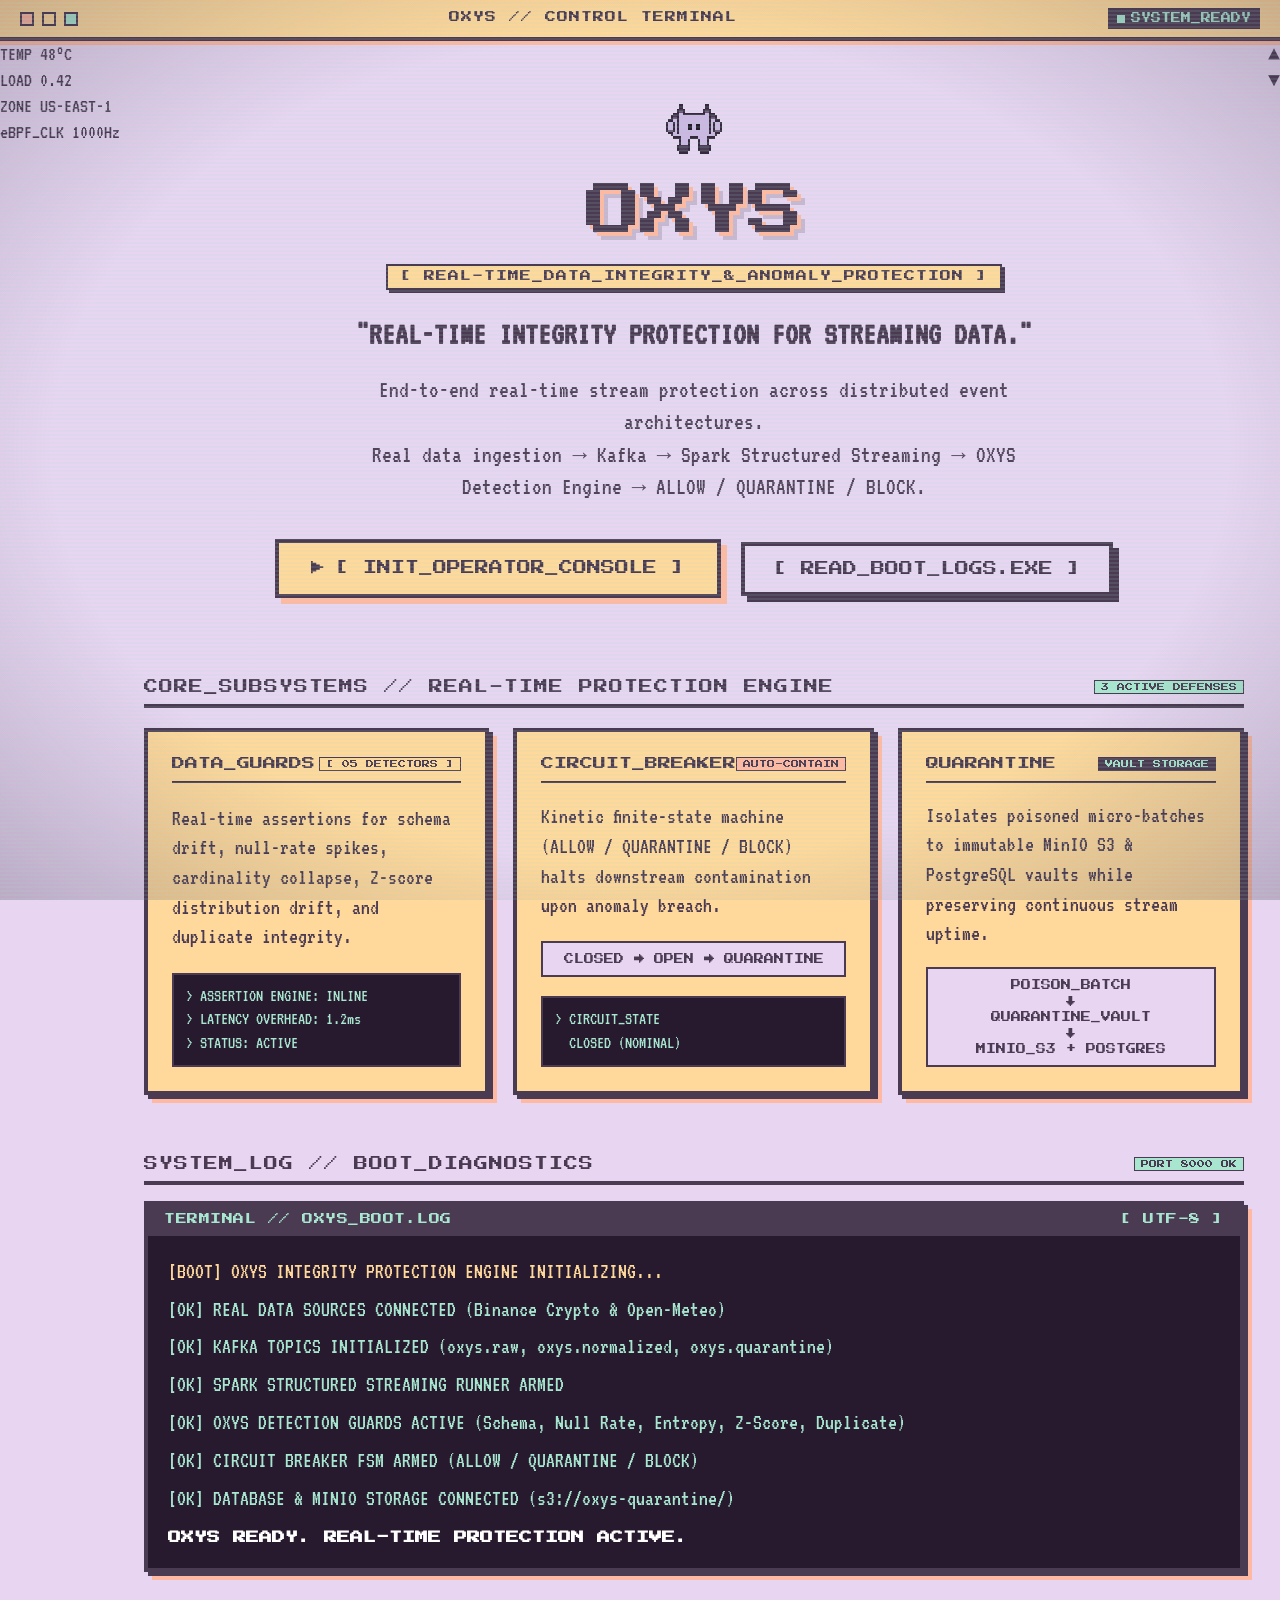
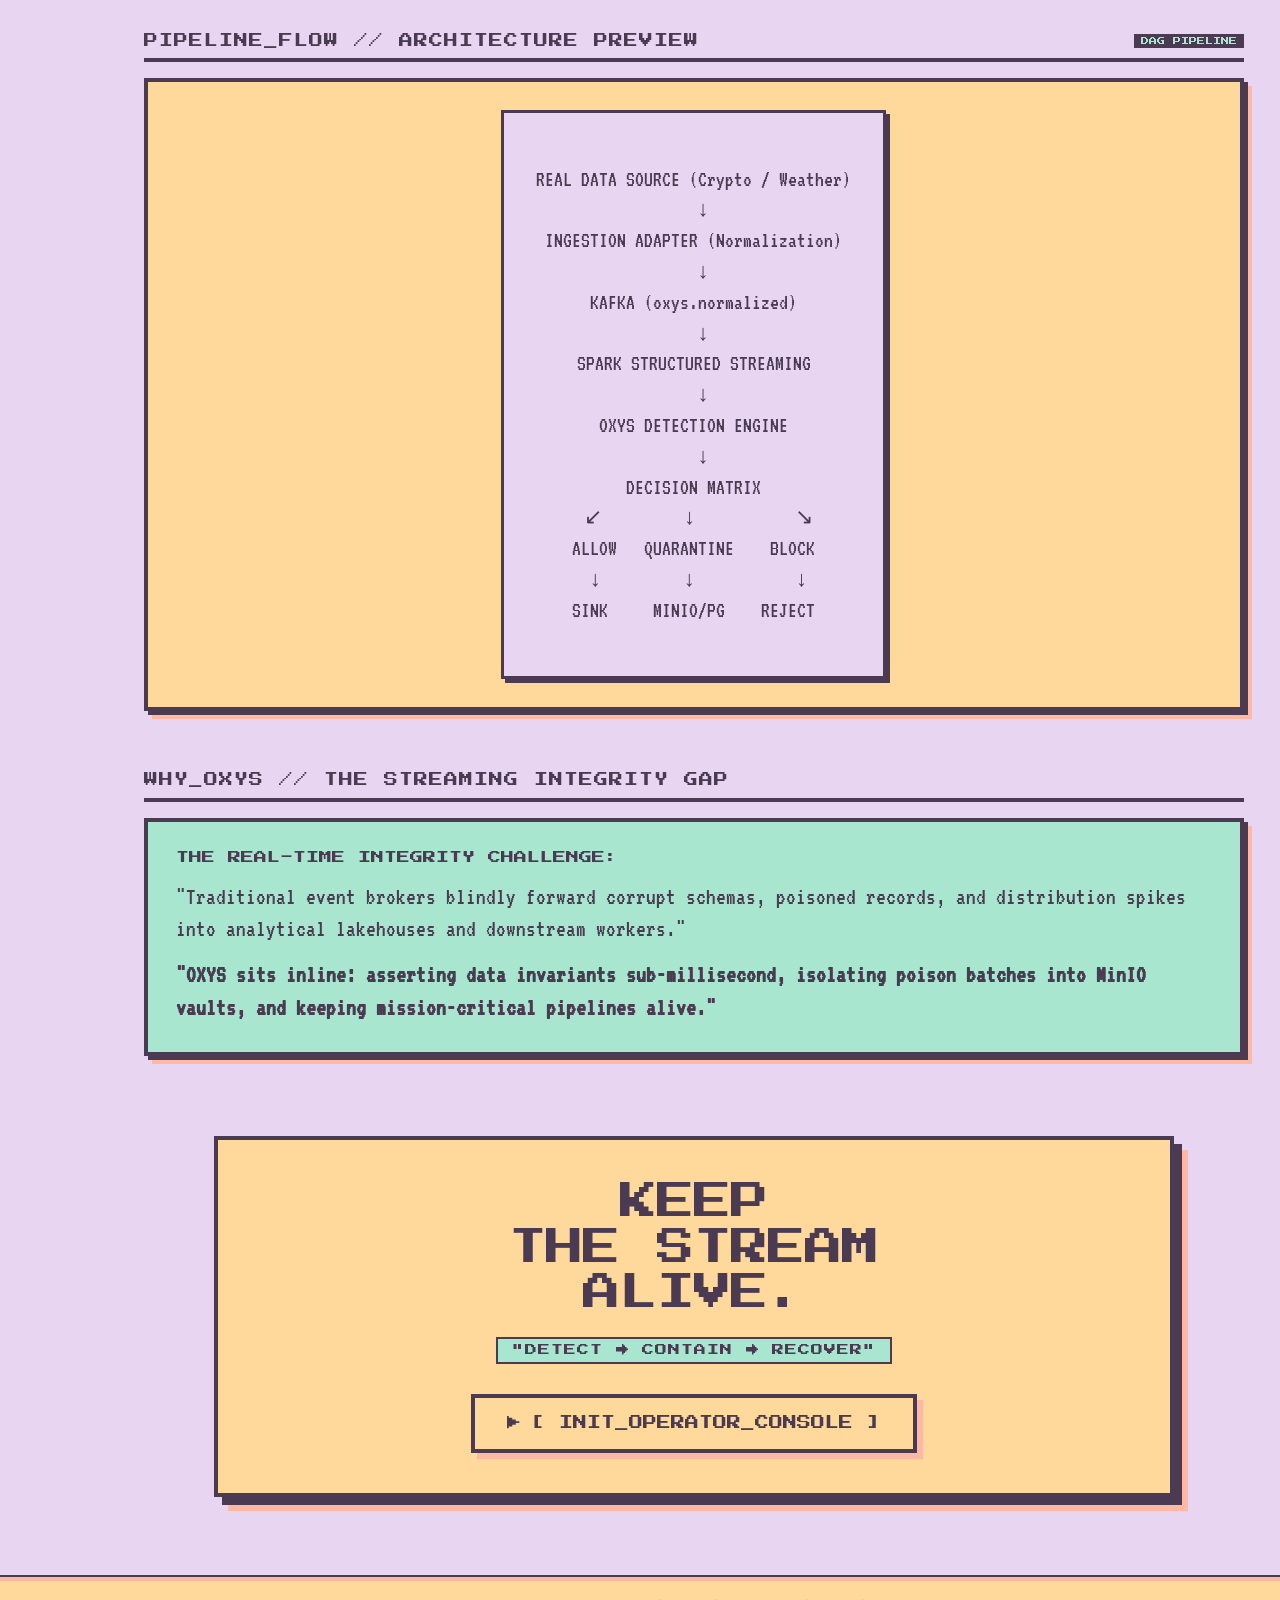
<file: index.html>
<!DOCTYPE html>
<html lang="en">
<head>
  <meta charset="UTF-8">
  <meta name="viewport" content="width=device-width, initial-scale=1.0">
  <title>OXYS // Real-Time Integrity Protection for Streaming Data</title>
  <meta name="description" content="OXYS is a real-time streaming data integrity and anomaly protection system (External Ingestion, Kafka, Spark Structured Streaming, Detection Engine, PostgreSQL, MinIO, FastAPI).">

  <!-- Fonts & Base Stylesheets -->
  <link rel="stylesheet" href="styles/terminal-base.css">
  <link rel="stylesheet" href="styles/layout.css">
  <link rel="stylesheet" href="styles/components.css">
  <link rel="stylesheet" href="styles/landing.css">
</head>
<body class="crt-flicker">

  <!-- CRT Scanlines & Vignette Overlays (pointer-events: none) -->
  <div class="crt-scanlines" aria-hidden="true"></div>
  <div class="crt-vignette" aria-hidden="true"></div>

  <div class="landing-shell">
    
    <!-- TOP RETRO WINDOW BAR (CHROME) -->
    <header class="landing-window-bar">
      <div class="window-bar-dots">
        <span class="dot-btn dot-red"></span>
        <span class="dot-btn dot-yellow"></span>
        <span class="dot-btn dot-green"></span>
      </div>

      <div class="window-bar-title">
        OXYS // CONTROL TERMINAL
      </div>

      <div class="window-bar-status">
        <span class="pulse-dot"></span>
        <span>SYSTEM_READY</span>
      </div>
    </header>

    <!-- MAIN VIEWPORT WITH VINTAGE STATUS SIDEBARS -->
    <div class="landing-viewport">

      <!-- Left Decorative Status Sidebar -->
      <aside class="left-status-sidebar" aria-hidden="true">
        <div class="sidebar-telemetry-item">
          TEMP <span class="sidebar-telemetry-val">48°C</span>
        </div>
        <div class="sidebar-telemetry-item">
          LOAD <span class="sidebar-telemetry-val">0.42</span>
        </div>
        <div class="sidebar-telemetry-item">
          ZONE <span class="sidebar-telemetry-val">US-EAST-1</span>
        </div>
        <div class="sidebar-telemetry-item">
          eBPF_CLK <span class="sidebar-telemetry-val">1000Hz</span>
        </div>
      </aside>

      <!-- Main Landing Content -->
      <main class="landing-main-content">

        <!-- ==========================================
             1. HERO SECTION
             ========================================== -->
        <section class="landing-hero-section">
          
          <div class="hero-pixel-accents" aria-hidden="true">
            <img src="assets/oxys-mascot.svg" alt="OXYS Mascot" style="width: 64px; height: 56px; image-rendering: pixelated; margin-bottom: 8px;" />
          </div>

          <h1 class="hero-large-title">
            OXYS
          </h1>

          <div class="hero-engine-badge">
            [ REAL-TIME_DATA_INTEGRITY_&_ANOMALY_PROTECTION ]
          </div>

          <div class="hero-tagline">
            "REAL-TIME INTEGRITY PROTECTION FOR STREAMING DATA."
          </div>

          <div class="hero-subtext">
            End-to-end real-time stream protection across distributed event architectures.<br>
            Real data ingestion → Kafka → Spark Structured Streaming → OXYS Detection Engine → ALLOW / QUARANTINE / BLOCK.
          </div>

          <div class="hero-cta-group">
            <a href="/app" class="btn-hero-primary" id="btn-init-session">
              <span>▶</span>
              <span>[ INIT_OPERATOR_CONSOLE ]</span>
            </a>

            <button class="btn-hero-secondary" id="btn-read-logs" onclick="document.getElementById('system-log').scrollIntoView({ behavior: 'smooth' })">
              <span>[ READ_BOOT_LOGS.EXE ]</span>
            </button>
          </div>

        </section>

        <!-- ==========================================
             2. THREE FEATURE BLOCKS
             ========================================== -->
        <section class="landing-features-section">
          <div class="section-label-banner">
            <span class="section-title">CORE_SUBSYSTEMS // REAL-TIME PROTECTION ENGINE</span>
            <span class="status-badge badge-mint">3 ACTIVE DEFENSES</span>
          </div>

          <div class="features-grid-3col">
            
            <!-- CARD 01: DATA_GUARDS -->
            <div class="feature-brutalist-card">
              <div class="card-top-row">
                <span class="card-title">DATA_GUARDS</span>
                <span class="status-badge badge-peach">[ 05 DETECTORS ]</span>
              </div>
              <p class="card-body-text">
                Real-time assertions for schema drift, null-rate spikes, cardinality collapse, Z-score distribution drift, and duplicate integrity.
              </p>
              <div class="card-mini-terminal">
                > ASSERTION ENGINE: INLINE<br>
                > LATENCY OVERHEAD: 1.2ms<br>
                > STATUS: ACTIVE
              </div>
            </div>

            <!-- CARD 02: CIRCUIT_BREAKER -->
            <div class="feature-brutalist-card">
              <div class="card-top-row">
                <span class="card-title">CIRCUIT_BREAKER</span>
                <span class="status-badge badge-coral">AUTO-CONTAIN</span>
              </div>
              <p class="card-body-text">
                Kinetic finite-state machine (ALLOW / QUARANTINE / BLOCK) halts downstream contamination upon anomaly breach.
              </p>
              <div class="card-flow-diagram">
                CLOSED → OPEN → QUARANTINE
              </div>
              <div class="card-mini-terminal">
                > CIRCUIT_STATE<br>
                &nbsp;&nbsp;CLOSED (NOMINAL)
              </div>
            </div>

            <!-- CARD 03: QUARANTINE -->
            <div class="feature-brutalist-card">
              <div class="card-top-row">
                <span class="card-title">QUARANTINE</span>
                <span class="status-badge badge-purple">VAULT STORAGE</span>
              </div>
              <p class="card-body-text">
                Isolates poisoned micro-batches to immutable MinIO S3 & PostgreSQL vaults while preserving continuous stream uptime.
              </p>
              <div class="card-flow-diagram">
                POISON_BATCH<br>
                ↓<br>
                QUARANTINE_VAULT<br>
                ↓<br>
                MINIO_S3 + POSTGRES
              </div>
            </div>

          </div>
        </section>

        <!-- ==========================================
             3. SYSTEM LOG SECTION
             ========================================== -->
        <section class="system-log-section" id="system-log">
          <div class="section-label-banner">
            <span class="section-title">SYSTEM_LOG // BOOT_DIAGNOSTICS</span>
            <span class="status-badge badge-mint">PORT 8000 OK</span>
          </div>

          <div class="log-terminal-window">
            <div class="log-terminal-header">
              <span>TERMINAL // OXYS_BOOT.LOG</span>
              <span>[ UTF-8 ]</span>
            </div>
            <div class="log-terminal-content">
              <div class="log-line-boot">[BOOT] OXYS INTEGRITY PROTECTION ENGINE INITIALIZING...</div>
              <div class="log-line-ok">[OK] REAL DATA SOURCES CONNECTED (Binance Crypto & Open-Meteo)</div>
              <div class="log-line-ok">[OK] KAFKA TOPICS INITIALIZED (oxys.raw, oxys.normalized, oxys.quarantine)</div>
              <div class="log-line-ok">[OK] SPARK STRUCTURED STREAMING RUNNER ARMED</div>
              <div class="log-line-ok">[OK] OXYS DETECTION GUARDS ACTIVE (Schema, Null Rate, Entropy, Z-Score, Duplicate)</div>
              <div class="log-line-ok">[OK] CIRCUIT BREAKER FSM ARMED (ALLOW / QUARANTINE / BLOCK)</div>
              <div class="log-line-ok">[OK] DATABASE & MINIO STORAGE CONNECTED (s3://oxys-quarantine/)</div>
              <div class="log-line-ready">OXYS READY. REAL-TIME PROTECTION ACTIVE.</div>
            </div>
          </div>
        </section>

        <!-- ==========================================
             4. PIPELINE PREVIEW
             ========================================== -->
        <section class="pipeline-preview-section">
          <div class="section-label-banner">
            <span class="section-title">PIPELINE_FLOW // ARCHITECTURE PREVIEW</span>
            <span class="status-badge badge-purple">DAG PIPELINE</span>
          </div>

          <div class="pipeline-diagram-box">
            <div class="ascii-pipeline-flow">
REAL DATA SOURCE (Crypto / Weather)
  ↓
INGESTION ADAPTER (Normalization)
  ↓
KAFKA (oxys.normalized)
  ↓
SPARK STRUCTURED STREAMING
  ↓
OXYS DETECTION ENGINE
  ↓
DECISION MATRIX
 ↙         ↓           ↘
ALLOW   QUARANTINE    BLOCK
 ↓         ↓           ↓
SINK     MINIO/PG    REJECT
            </div>
          </div>
        </section>

        <!-- ==========================================
             5. WHY OXYS
             ========================================== -->
        <section class="why-exists-section">
          <div class="section-label-banner">
            <span class="section-title">WHY_OXYS // THE STREAMING INTEGRITY GAP</span>
          </div>

          <div class="why-exists-card">
            <div class="why-exists-title">THE REAL-TIME INTEGRITY CHALLENGE:</div>
            <p class="why-exists-text">
              "Traditional event brokers blindly forward corrupt schemas, poisoned records, and distribution spikes into analytical lakehouses and downstream workers."
            </p>
            <p class="why-exists-text" style="font-weight: bold;">
              "OXYS sits inline: asserting data invariants sub-millisecond, isolating poison batches into MinIO vaults, and keeping mission-critical pipelines alive."
            </p>
          </div>
        </section>

        <!-- ==========================================
             6. FINAL CALL TO ACTION
             ========================================== -->
        <section class="landing-final-cta-section">
          <h2 class="final-cta-title">
            KEEP<br>THE STREAM<br>ALIVE.
          </h2>

          <div class="final-cta-promise">
            "DETECT → CONTAIN → RECOVER"
          </div>

          <a href="/app" class="btn-hero-primary" style="margin-top: 10px;">
            <span>▶</span>
            <span>[ INIT_OPERATOR_CONSOLE ]</span>
          </a>
        </section>

      </main>

      <!-- Right Decorative Status Sidebar -->
      <aside class="right-status-sidebar" aria-hidden="true">
        <div class="arrow-pixel-up">▲</div>
        <div class="vertical-pulse-track">
          <div class="vertical-pulse-beacon"></div>
        </div>
        <div class="arrow-pixel-down">▼</div>
      </aside>

    </div>

    <!-- LANDING FOOTER -->
    <footer class="landing-footer">
      <div>
        <strong>OXYS v2.0</strong> — REAL-TIME DATA INTEGRITY & ANOMALY PROTECTION
      </div>
      <div>
        <span>KAFKA</span> / <span>SPARK</span> / <span>POSTGRESQL</span> / <span>MINIO</span> / <span>FASTAPI</span>
      </div>
      <div>
        SYSTEM_STATUS: <strong>ONLINE</strong>
      </div>
    </footer>

  </div>

</body>
</html>
</file>
<file: styles/terminal-base.css>
/* ==========================================================================
   OXYS - 80s PASTEL TERMINAL BASE STYLESHEET
   ========================================================================== */

@import url('https://fonts.googleapis.com/css2?family=Press+Start+2P&family=VT323&display=swap');

:root {
  /* 80s Pastel Terminal Color Palette */
  --bg-lavender: #e8d5f2;
  --panel-peach: #ffd89b;
  --healthy-mint: #a8e6cf;
  --alert-coral: #ffb8a1;
  --deep-purple: #4a3b52;
  
  /* High-contrast terminal screens / insets */
  --term-dark: #271a2e;
  --term-dark-subtle: #362440;
  --term-dark-glow: #3f2a4a;
  --text-dim: #7f698a;
  --text-bright: #ffffff;
  --text-mint: #a8e6cf;
  --text-peach: #ffd89b;
  --text-coral: #ffb8a1;

  /* Typography */
  --font-heading: 'Press Start 2P', monospace, cursive;
  --font-data: 'VT323', monospace;

  /* Brutalist Shadows */
  --shadow-primary: 4px 4px 0 var(--deep-purple);
  --shadow-double: 4px 4px 0 var(--deep-purple), 8px 8px 0 var(--alert-coral);
  --shadow-double-active: 2px 2px 0 var(--deep-purple), 4px 4px 0 var(--alert-coral);
  --shadow-button: 0 6px 0 var(--alert-coral);
  --shadow-button-active: 0 2px 0 var(--alert-coral);

  /* Geometry - STRICT 0px BORDER RADIUS */
  --radius-none: 0px;
  --border-2: 2px solid var(--deep-purple);
  --border-4: 4px solid var(--deep-purple);
  --border-coral-4: 4px solid var(--alert-coral);
  --border-mint-2: 2px solid var(--healthy-mint);
  --border-coral-2: 2px solid var(--alert-coral);
}

/* Reset & Box Sizing */
*, *::before, *::after {
  box-sizing: border-box;
  margin: 0;
  padding: 0;
  border-radius: 0px !important; /* Strict requirement: 0px radius everywhere */
  -webkit-font-smoothing: none;
  -moz-osx-font-smoothing: grayscale;
  image-rendering: pixelated;
}

html, body {
  width: 100%;
  min-height: 100vh;
  background-color: var(--bg-lavender);
  color: var(--deep-purple);
  font-family: var(--font-data);
  font-size: 20px;
  line-height: 1.3;
  overflow-x: hidden;
  position: relative;
}

/* Custom retro scrollbar */
::-webkit-scrollbar {
  width: 12px;
  height: 12px;
}
::-webkit-scrollbar-track {
  background: var(--bg-lavender);
  border-left: 2px solid var(--deep-purple);
  border-top: 2px solid var(--deep-purple);
}
::-webkit-scrollbar-thumb {
  background: var(--panel-peach);
  border: 2px solid var(--deep-purple);
  box-shadow: inset -2px -2px 0 var(--alert-coral);
}
::-webkit-scrollbar-thumb:hover {
  background: var(--alert-coral);
}

/* CRT Scanlines Overlay */
.crt-scanlines {
  position: fixed;
  top: 0;
  left: 0;
  width: 100vw;
  height: 100vh;
  pointer-events: none !important;
  z-index: 9999;
  background: repeating-linear-gradient(
    to bottom,
    rgba(232, 213, 242, 0) 0px,
    rgba(232, 213, 242, 0) 2px,
    rgba(168, 230, 207, 0.14) 2px,
    rgba(168, 230, 207, 0.14) 4px
  );
  opacity: 0.85;
}

/* Subtle CRT Flicker */
@keyframes crtFlicker {
  0% { opacity: 0.97; }
  50% { opacity: 0.99; }
  52% { opacity: 0.95; }
  54% { opacity: 0.98; }
  80% { opacity: 0.97; }
  90% { opacity: 1; }
  100% { opacity: 0.97; }
}

.crt-flicker {
  animation: crtFlicker 0.15s infinite;
}

@media (prefers-reduced-motion: reduce) {
  .crt-flicker {
    animation: none !important;
  }
}

/* Terminal Screen Vignette */
.crt-vignette {
  position: fixed;
  top: 0;
  left: 0;
  width: 100vw;
  height: 100vh;
  pointer-events: none;
  z-index: 9998;
  background: radial-gradient(
    ellipse at center,
    rgba(0,0,0,0) 65%,
    rgba(74, 59, 82, 0.28) 100%
  );
}

/* Typography Helpers */
h1, h2, h3, h4, .pixel-heading {
  font-family: var(--font-heading);
  font-weight: normal;
  letter-spacing: -0.5px;
  text-transform: uppercase;
}

.font-pixel {
  font-family: var(--font-heading);
}

.font-data {
  font-family: var(--font-data);
}

.text-mint { color: var(--healthy-mint) !important; }
.text-peach { color: var(--panel-peach) !important; }
.text-coral { color: var(--alert-coral) !important; }
.text-purple { color: var(--deep-purple) !important; }
.text-dim { color: var(--text-dim) !important; }
.text-bright { color: var(--text-bright) !important; }

/* Selection */
::selection {
  background: var(--deep-purple);
  color: var(--healthy-mint);
}
</file>
<file: styles/layout.css>
/* ==========================================================================
   OXYS - 80s PASTEL TERMINAL LAYOUT
   ========================================================================== */

/* Shell Container */
.system-shell {
  display: flex;
  flex-direction: column;
  height: 100vh;
  width: 100vw;
  overflow: hidden;
  background-color: var(--crt-bg);
}

/* TOP SYSTEM BAR */
.top-system-bar {
  display: flex;
  align-items: center;
  justify-content: space-between;
  background-color: var(--panel-peach);
  border-bottom: 3px solid var(--deep-purple);
  box-shadow: 0 3px 0 var(--deep-purple);
  padding: 0 16px;
  height: 56px;
  min-height: 56px;
  max-height: 56px;
  z-index: 100;
  gap: 12px;
}

/* Branding Logo Group */
.system-logo-group {
  display: flex;
  align-items: center;
  gap: 10px;
  flex-shrink: 0;
}

/* Nested OXYS Logo Box */
.logo-box-outer {
  width: 42px;
  height: 42px;
  background: var(--deep-purple);
  border: 2px solid var(--deep-purple);
  padding: 2px;
  display: flex;
  align-items: center;
  justify-content: center;
  flex-shrink: 0;
}

.logo-box-inner {
  width: 100%;
  height: 100%;
  background: var(--bg-lavender);
  border: 2px solid var(--alert-coral);
  display: flex;
  align-items: center;
  justify-content: center;
  padding: 2px;
  overflow: hidden;
}

.logo-mascot-img {
  width: 100%;
  height: 100%;
  object-fit: contain;
  image-rendering: pixelated;
  display: block;
}

.brand-info {
  display: flex;
  flex-direction: column;
  justify-content: center;
}

.brand-title {
  font-family: var(--font-heading);
  font-size: 15px;
  line-height: 1.1;
  color: var(--deep-purple);
  letter-spacing: 1px;
  margin: 0;
  padding: 0;
}

.brand-subtitle {
  font-family: var(--font-data);
  font-size: 13px;
  line-height: 1.1;
  color: var(--deep-purple);
  opacity: 0.85;
  letter-spacing: 0.5px;
  margin-top: 2px;
  white-space: nowrap;
}

/* Navigation tabs in Top Bar */
.system-nav-tabs {
  display: flex;
  align-items: center;
  gap: 4px;
  flex-wrap: nowrap;
  overflow-x: auto;
  scrollbar-width: none;
  -ms-overflow-style: none;
  flex-shrink: 1;
}

.system-nav-tabs::-webkit-scrollbar {
  display: none;
}

.nav-tab-btn {
  background: var(--bg-lavender);
  color: var(--deep-purple);
  border: 2px solid var(--deep-purple);
  padding: 3px 8px;
  font-family: var(--font-data);
  font-size: 16px;
  cursor: pointer;
  box-shadow: 2px 2px 0 var(--deep-purple);
  transition: transform 0.05s, box-shadow 0.05s, background-color 0.1s;
  display: flex;
  align-items: center;
  justify-content: center;
  gap: 4px;
  height: 30px;
  white-space: nowrap;
  user-select: none;
}

.nav-tab-btn:hover {
  background: var(--healthy-mint);
  box-shadow: 2px 2px 0 var(--deep-purple);
}

.nav-tab-btn.active {
  background: var(--deep-purple);
  color: var(--healthy-mint);
  border-color: var(--deep-purple);
  box-shadow: 2px 2px 0 var(--alert-coral);
}

.nav-tab-btn:active {
  transform: translateY(1px);
  box-shadow: 0 0 0 transparent;
}

/* System Bar Right Side Controls */
.top-system-status-group {
  display: flex;
  align-items: center;
  gap: 8px;
  flex-shrink: 0;
}

.system-live-pill {
  display: inline-flex;
  align-items: center;
  gap: 6px;
  background: var(--deep-purple);
  color: var(--healthy-mint);
  border: 2px solid var(--deep-purple);
  padding: 0 10px;
  height: 30px;
  font-family: var(--font-heading);
  font-size: 9.5px;
  letter-spacing: 0.5px;
  white-space: nowrap;
}

.pulse-dot {
  width: 8px;
  height: 8px;
  background: var(--healthy-mint);
  display: inline-block;
  animation: pixelBlink 1s steps(1) infinite;
}

.pulse-dot.danger {
  background: var(--alert-coral);
}

@keyframes pixelBlink {
  0%, 49% { opacity: 1; }
  50%, 100% { opacity: 0; }
}

.btn-icon-terminal {
  background: var(--alert-coral);
  color: var(--deep-purple);
  border: 2px solid var(--deep-purple);
  padding: 0 10px;
  height: 30px;
  font-family: var(--font-heading);
  font-size: 10px;
  cursor: pointer;
  box-shadow: 2px 2px 0 var(--deep-purple);
  transition: transform 0.05s;
  white-space: nowrap;
  display: inline-flex;
  align-items: center;
  justify-content: center;
}

.btn-icon-terminal:active {
  transform: translateY(1px);
  box-shadow: none;
}

/* MAIN LAYOUT WITH PERSISTENT SIDEBAR */
.main-viewport {
  flex: 1;
  display: flex;
  position: relative;
  width: 100%;
  overflow: hidden;
}

/* PERSISTENT LEFT SYSTEM SIDEBAR (15 Subsystems) */
.left-system-sidebar {
  width: 215px;
  background: var(--bg-lavender);
  border-right: 3px solid var(--deep-purple);
  display: flex;
  flex-direction: column;
  padding: 10px 8px;
  gap: 10px;
  user-select: none;
  z-index: 20;
  box-shadow: 2px 0 0 var(--alert-coral);
  overflow-y: auto;
  flex-shrink: 0;
}

.sidebar-category-group {
  display: flex;
  flex-direction: column;
  gap: 3px;
}

.sidebar-category-title {
  font-family: var(--font-heading);
  font-size: 8px;
  color: var(--deep-purple);
  opacity: 0.75;
  letter-spacing: 0.8px;
  margin-bottom: 2px;
  border-bottom: 1px dashed var(--deep-purple);
  padding-bottom: 2px;
}

.sidebar-nav-item {
  display: flex;
  align-items: center;
  justify-content: space-between;
  padding: 3px 6px;
  background: var(--bg-lavender);
  border: 2px solid var(--deep-purple);
  font-family: var(--font-data);
  font-size: 15px;
  height: 26px;
  color: var(--deep-purple);
  cursor: pointer;
  box-shadow: 2px 2px 0 var(--deep-purple);
  transition: transform 0.05s, background 0.1s;
  text-decoration: none;
}

.sidebar-nav-item:hover {
  background: var(--healthy-mint);
  transform: translateX(2px);
}

.sidebar-nav-item.active {
  background: var(--panel-peach);
  border: 2px solid var(--deep-purple);
  box-shadow: 2px 2px 0 var(--alert-coral);
  font-weight: bold;
}

.sidebar-nav-item:active {
  transform: translateY(1px);
  box-shadow: none;
}

.sidebar-nav-num {
  font-family: var(--font-heading);
  font-size: 8px;
  opacity: 0.8;
}

/* MAIN CONTENT CONTAINER */
.content-workspace {
  flex: 1;
  padding: 16px 20px 60px 20px;
  overflow-y: auto;
  display: flex;
  flex-direction: column;
  gap: 14px;
  max-width: 100%;
}

/* GLOBAL PERSISTENT BOTTOM STATUS BAR */
.global-system-status-bar {
  width: 100%;
  background: var(--panel-peach);
  border-top: 4px solid var(--deep-purple);
  padding: 8px 20px;
  display: flex;
  align-items: center;
  justify-content: space-between;
  flex-wrap: wrap;
  gap: 12px;
  z-index: 100;
  box-shadow: 0 -3px 0 var(--alert-coral);
  font-family: var(--font-data);
  font-size: 18px;
}

.status-bar-node-group {
  display: flex;
  align-items: center;
  gap: 16px;
  flex-wrap: wrap;
}

.status-bar-node {
  display: flex;
  align-items: center;
  gap: 6px;
  font-family: var(--font-data);
}

.status-dot-sm {
  width: 6px;
  height: 6px;
  background: var(--healthy-mint);
  border: 1px solid var(--deep-purple);
  display: inline-block;
}

/* FOOTER */
.system-footer {
  width: 100%;
  background: var(--panel-peach);
  border-top: 4px solid var(--alert-coral);
  padding: 10px 24px;
  display: flex;
  align-items: center;
  justify-content: space-between;
  flex-wrap: wrap;
  gap: 16px;
  z-index: 100;
}

.footer-brand {
  display: flex;
  align-items: center;
  gap: 12px;
  font-family: var(--font-heading);
  font-size: 10px;
}

.footer-tech-stack {
  font-family: var(--font-data);
  font-size: 17px;
  color: var(--deep-purple);
}

.footer-meta {
  font-family: var(--font-data);
  font-size: 17px;
  display: flex;
  align-items: center;
  gap: 16px;
}

/* Mobile & Tablet Responsiveness */
@media (max-width: 990px) {
  .left-system-sidebar {
    display: none;
  }
  .content-workspace {
    padding: 14px;
  }
  .system-nav-tabs {
    order: 3;
    width: 100%;
    margin-top: 8px;
  }
}
</file>
<file: styles/components.css>
/* ==========================================================================
   OXYS - 80s PASTEL TERMINAL COMPONENTS
   ========================================================================== */

/* 1. TERMINAL SYSTEM WINDOW */
.terminal-window {
  background: var(--bg-lavender);
  border: 4px solid var(--deep-purple);
  box-shadow: var(--shadow-double);
  display: flex;
  flex-direction: column;
  position: relative;
  margin-bottom: 8px;
}

.terminal-window-header {
  background: var(--deep-purple);
  color: var(--healthy-mint);
  padding: 6px 12px;
  display: flex;
  align-items: center;
  justify-content: space-between;
  user-select: none;
  border-bottom: 2px solid var(--deep-purple);
}

.terminal-window-title {
  font-family: var(--font-heading);
  font-size: 11px;
  letter-spacing: 0.5px;
  display: flex;
  align-items: center;
  gap: 8px;
}

.terminal-window-controls {
  display: flex;
  align-items: center;
  gap: 6px;
}

.win-ctrl-btn {
  background: var(--panel-peach);
  color: var(--deep-purple);
  border: 1px solid var(--deep-purple);
  width: 18px;
  height: 18px;
  display: flex;
  align-items: center;
  justify-content: center;
  font-family: var(--font-heading);
  font-size: 9px;
  cursor: pointer;
  line-height: 1;
}

.win-ctrl-btn:hover {
  background: var(--alert-coral);
}

.win-ctrl-btn:active {
  transform: translateY(1px);
}

.terminal-window-body {
  padding: 16px;
  background: var(--bg-lavender);
  color: var(--deep-purple);
}

.terminal-window-body.dark-inset {
  background: var(--term-dark);
  color: var(--healthy-mint);
  border-top: 2px solid var(--deep-purple);
  font-family: var(--font-data);
}

/* 2. BRUTALIST ACTIVE BUTTON */
.btn-brutalist {
  background: var(--panel-peach);
  color: var(--deep-purple);
  border: 2px solid var(--deep-purple);
  box-shadow: 2px 2px 0 var(--deep-purple);
  padding: 6px 14px;
  font-family: var(--font-heading);
  font-size: 10px;
  cursor: pointer;
  display: inline-flex;
  align-items: center;
  justify-content: center;
  gap: 6px;
  text-decoration: none;
  user-select: none;
  transition: transform 0.05s, box-shadow 0.05s, background 0.1s;
  text-transform: uppercase;
  white-space: nowrap;
}

.btn-brutalist:hover {
  background: #ffe3b3;
}

.btn-brutalist:active, .btn-brutalist.is-pressed {
  transform: translateY(1px);
  box-shadow: 1px 1px 0 var(--deep-purple);
}

.btn-brutalist.btn-mint {
  background: var(--healthy-mint);
  color: var(--deep-purple);
  box-shadow: 2px 2px 0 var(--deep-purple);
}
.btn-brutalist.btn-mint:active {
  transform: translateY(1px);
  box-shadow: 1px 1px 0 var(--deep-purple);
}

.btn-brutalist.btn-coral {
  background: var(--alert-coral);
  color: var(--deep-purple);
  box-shadow: 2px 2px 0 var(--deep-purple);
}
.btn-brutalist.btn-coral:active {
  transform: translateY(1px);
  box-shadow: 1px 1px 0 var(--deep-purple);
}

.btn-brutalist.btn-dark {
  background: var(--deep-purple);
  color: var(--healthy-mint);
  box-shadow: 2px 2px 0 var(--alert-coral);
}
.btn-brutalist.btn-dark:active {
  transform: translateY(1px);
  box-shadow: 1px 1px 0 var(--alert-coral);
}

.btn-sm {
  padding: 4px 8px;
  font-size: 9px;
  box-shadow: 2px 2px 0 var(--deep-purple);
}
.btn-sm:active {
  transform: translateY(1px);
  box-shadow: 1px 1px 0 var(--deep-purple);
}

/* 3. DOUBLE-SHADOW CARDS */
.card-double-shadow {
  border: 3px solid var(--deep-purple);
  background: var(--panel-peach);
  box-shadow: 3px 3px 0 var(--deep-purple);
  padding: 14px;
  position: relative;
}

.card-mint {
  background: var(--healthy-mint);
}

.card-coral {
  background: var(--alert-coral);
}

.card-lavender {
  background: var(--bg-lavender);
}

/* 4. TECHNICAL METRIC READOUT BOX */
.metric-stat-box {
  background: var(--panel-peach);
  border: 3px solid var(--deep-purple);
  padding: 10px 12px;
  box-shadow: 3px 3px 0 var(--deep-purple);
  display: flex;
  flex-direction: column;
  justify-content: space-between;
  min-height: 96px;
}

.metric-stat-label {
  font-family: var(--font-heading);
  font-size: 8px;
  color: var(--deep-purple);
  letter-spacing: 0.5px;
  margin-bottom: 2px;
  opacity: 0.85;
  white-space: nowrap;
  overflow: hidden;
  text-overflow: ellipsis;
}

.metric-stat-value {
  font-family: var(--font-heading);
  font-size: 18px;
  line-height: 1.1;
  color: var(--deep-purple);
  font-weight: bold;
  margin: 4px 0;
}

.metric-stat-sub {
  font-family: var(--font-data);
  font-size: 14px;
  color: var(--deep-purple);
  display: flex;
  align-items: center;
  justify-content: space-between;
  border-top: 1px dashed rgba(74, 59, 82, 0.3);
  padding-top: 4px;
}

/* 5. STATUS PILLS & BADGES */
.status-badge {
  display: inline-flex;
  align-items: center;
  gap: 4px;
  padding: 2px 6px;
  font-family: var(--font-heading);
  font-size: 8px;
  border: 1px solid var(--deep-purple);
  line-height: 1;
  white-space: nowrap;
  text-transform: uppercase;
}

.badge-mint, .status-healthy {
  background: var(--healthy-mint);
  color: var(--deep-purple);
}

.badge-peach, .status-active {
  background: var(--panel-peach);
  color: var(--deep-purple);
}

.badge-coral, .status-alert, .status-quarantine {
  background: var(--alert-coral);
  color: var(--deep-purple);
}

.badge-purple, .status-system {
  background: var(--deep-purple);
  color: var(--healthy-mint);
}

/* 6. TECHNICAL DATA TABLES */
.terminal-table-wrap {
  width: 100%;
  overflow-x: auto;
  border: 2px solid var(--deep-purple);
  background: var(--panel-peach);
}

.terminal-table {
  width: 100%;
  border-collapse: collapse;
  font-family: var(--font-data);
  font-size: 20px;
  text-align: left;
}

.terminal-table th {
  background: var(--deep-purple);
  color: var(--panel-peach);
  font-family: var(--font-heading);
  font-size: 10px;
  padding: 10px 12px;
  letter-spacing: 1px;
  border-bottom: 2px solid var(--deep-purple);
  border-right: 1px solid rgba(255, 255, 255, 0.2);
}

.terminal-table td {
  padding: 8px 12px;
  border-bottom: 1px dashed var(--deep-purple);
  border-right: 1px dashed rgba(74, 59, 82, 0.3);
  color: var(--deep-purple);
  vertical-align: middle;
}

.terminal-table tr:hover td {
  background: rgba(168, 230, 207, 0.4);
}

.terminal-table tr.row-selected td {
  background: var(--healthy-mint);
}

.terminal-table tr.row-alert td {
  background: rgba(255, 184, 161, 0.4);
}

/* 7. SYSTEM ALERT DIALOG / INCIDENT BANNER */
.incident-alert-banner {
  background: var(--alert-coral);
  border: 3px solid var(--deep-purple);
  box-shadow: 3px 3px 0 var(--deep-purple);
  padding: 10px 14px;
  display: flex;
  align-items: center;
  justify-content: space-between;
  gap: 12px;
}

.alert-title-row {
  display: flex;
  align-items: center;
  gap: 10px;
  flex: 1;
  min-width: 0;
}

.alert-tag {
  background: var(--deep-purple);
  color: var(--alert-coral);
  padding: 3px 6px;
  font-family: var(--font-heading);
  font-size: 9px;
  white-space: nowrap;
}

.alert-message {
  font-family: var(--font-heading);
  font-size: 9.5px;
  line-height: 1.2;
  color: var(--deep-purple);
  word-break: break-word;
}

/* 8. MODAL WINDOW SYSTEM */
.terminal-modal-backdrop {
  position: fixed;
  top: 0;
  left: 0;
  width: 100vw;
  height: 100vh;
  background: rgba(45, 31, 53, 0.7);
  backdrop-filter: none; /* No glassmorphism */
  z-index: 5000;
  display: flex;
  align-items: center;
  justify-content: center;
  padding: 20px;
}

.terminal-modal-backdrop.hidden {
  display: none !important;
}

.terminal-modal-box {
  width: 100%;
  max-width: 800px;
  max-height: 90vh;
  overflow-y: auto;
  background: var(--bg-lavender);
  border: 4px solid var(--deep-purple);
  box-shadow: 8px 8px 0 var(--deep-purple), 14px 14px 0 var(--alert-coral);
}
</file>
<file: styles/landing.css>
/* ==========================================================================
   OXYS - 80s RETRO PASTEL TERMINAL LANDING PAGE STYLESHEET
   ========================================================================== */

/* Main Landing Container */
.landing-shell {
  min-height: 100vh;
  display: flex;
  flex-direction: column;
  position: relative;
  background-color: var(--bg-lavender);
  color: var(--deep-purple);
  overflow-x: hidden;
}

/* TOP RETRO WINDOW BAR (Chrome) */
.landing-window-bar {
  width: 100%;
  background-color: var(--panel-peach);
  border-bottom: 4px solid var(--deep-purple);
  padding: 8px 20px;
  display: flex;
  align-items: center;
  justify-content: space-between;
  position: sticky;
  top: 0;
  z-index: 1000;
  box-shadow: 0 4px 0 var(--alert-coral);
}

.window-bar-dots {
  display: flex;
  align-items: center;
  gap: 8px;
}

.dot-btn {
  width: 14px;
  height: 14px;
  border: 2px solid var(--deep-purple);
  display: inline-block;
}

.dot-red { background: var(--alert-coral); }
.dot-yellow { background: var(--panel-peach); }
.dot-green { background: var(--healthy-mint); }

.window-bar-title {
  font-family: var(--font-heading);
  font-size: 11px;
  letter-spacing: 1px;
  color: var(--deep-purple);
}

.window-bar-status {
  font-family: var(--font-heading);
  font-size: 10px;
  background: var(--deep-purple);
  color: var(--healthy-mint);
  padding: 3px 8px;
  border: 1px solid var(--deep-purple);
  display: flex;
  align-items: center;
  gap: 6px;
}

/* LANDING CONTENT CONTAINER WITH SIDEBARS */
.landing-viewport {
  flex: 1;
  display: flex;
  position: relative;
  width: 100%;
  max-width: 1400px;
  margin: 0 auto;
}

.landing-main-content {
  flex: 1;
  padding: 40px 24px 80px 24px;
  display: flex;
  flex-direction: column;
  align-items: center;
  gap: 60px;
}

/* HERO SECTION */
.landing-hero-section {
  width: 100%;
  max-width: 960px;
  display: flex;
  flex-direction: column;
  align-items: center;
  text-align: center;
  gap: 20px;
  padding: 20px 0;
}

.hero-pixel-accents {
  font-family: var(--font-heading);
  font-size: 24px;
  color: var(--deep-purple);
  letter-spacing: 12px;
  margin-bottom: -10px;
  user-select: none;
}

.hero-large-title {
  font-family: var(--font-heading);
  font-size: 56px;
  line-height: 1.15;
  color: var(--deep-purple);
  letter-spacing: -2px;
  text-shadow: 4px 4px 0 var(--alert-coral), 8px 8px 0 rgba(74, 59, 82, 0.2);
  margin: 0;
}

@media (max-width: 768px) {
  .hero-large-title {
    font-size: 34px;
  }
}

.hero-engine-badge {
  display: inline-block;
  background: var(--panel-peach);
  border: 2px solid var(--deep-purple);
  box-shadow: 3px 3px 0 var(--deep-purple);
  padding: 4px 12px;
  font-family: var(--font-heading);
  font-size: 11px;
  color: var(--deep-purple);
  letter-spacing: 1px;
}

.hero-tagline {
  font-family: var(--font-data);
  font-size: 32px;
  font-weight: bold;
  color: var(--deep-purple);
  line-height: 1.25;
  max-width: 780px;
  margin-top: 4px;
}

.hero-subtext {
  font-family: var(--font-data);
  font-size: 24px;
  color: var(--deep-purple);
  line-height: 1.35;
  max-width: 700px;
  opacity: 0.95;
}

.hero-cta-group {
  display: flex;
  align-items: center;
  justify-content: center;
  gap: 20px;
  margin-top: 16px;
  flex-wrap: wrap;
}

.btn-hero-primary {
  background: var(--panel-peach);
  color: var(--deep-purple);
  border: 4px solid var(--deep-purple);
  box-shadow: 6px 6px 0 var(--alert-coral);
  padding: 16px 32px;
  font-family: var(--font-heading);
  font-size: 14px;
  cursor: pointer;
  display: inline-flex;
  align-items: center;
  gap: 10px;
  text-decoration: none;
  user-select: none;
  transition: transform 0.08s, box-shadow 0.08s, background 0.1s;
}

.btn-hero-primary:hover {
  background: #ffe3b3;
  transform: translateY(-2px);
  box-shadow: 8px 8px 0 var(--deep-purple);
}

.btn-hero-primary:active {
  transform: translateY(4px);
  box-shadow: 2px 2px 0 var(--alert-coral);
}

.btn-hero-secondary {
  background: var(--bg-lavender);
  color: var(--deep-purple);
  border: 4px solid var(--deep-purple);
  box-shadow: 6px 6px 0 var(--deep-purple);
  padding: 16px 28px;
  font-family: var(--font-heading);
  font-size: 14px;
  cursor: pointer;
  display: inline-flex;
  align-items: center;
  gap: 10px;
  text-decoration: none;
  user-select: none;
  transition: transform 0.08s, box-shadow 0.08s, background 0.1s;
}

.btn-hero-secondary:hover {
  background: var(--healthy-mint);
  transform: translateY(-2px);
  box-shadow: 8px 8px 0 var(--alert-coral);
}

.btn-hero-secondary:active {
  transform: translateY(4px);
  box-shadow: 2px 2px 0 var(--deep-purple);
}

/* THREE FEATURE BLOCKS GRID */
.landing-features-section {
  width: 100%;
  max-width: 1160px;
  display: flex;
  flex-direction: column;
  gap: 20px;
}

.section-label-banner {
  display: flex;
  align-items: center;
  justify-content: space-between;
  border-bottom: 4px solid var(--deep-purple);
  padding-bottom: 8px;
}

.section-title {
  font-family: var(--font-heading);
  font-size: 14px;
  color: var(--deep-purple);
  letter-spacing: 1px;
}

.features-grid-3col {
  display: grid;
  grid-template-columns: repeat(3, 1fr);
  gap: 24px;
}

@media (max-width: 980px) {
  .features-grid-3col {
    grid-template-columns: repeat(2, 1fr);
  }
}

@media (max-width: 680px) {
  .features-grid-3col {
    grid-template-columns: 1fr;
  }
}

.feature-brutalist-card {
  background: var(--panel-peach);
  border: 4px solid var(--deep-purple);
  box-shadow: var(--shadow-double);
  padding: 24px;
  display: flex;
  flex-direction: column;
  justify-content: space-between;
  gap: 18px;
  position: relative;
  transition: transform 0.15s, box-shadow 0.15s;
}

.feature-brutalist-card:hover {
  transform: translateY(-4px);
  box-shadow: 6px 6px 0 var(--deep-purple), 12px 12px 0 var(--alert-coral);
}

.card-top-row {
  display: flex;
  align-items: center;
  justify-content: space-between;
  border-bottom: 2px solid var(--deep-purple);
  padding-bottom: 8px;
}

.card-title {
  font-family: var(--font-heading);
  font-size: 13px;
  color: var(--deep-purple);
}

.card-body-text {
  font-family: var(--font-data);
  font-size: 22px;
  line-height: 1.35;
  color: var(--deep-purple);
}

.card-mini-terminal {
  background: var(--term-dark);
  color: var(--healthy-mint);
  border: 2px solid var(--deep-purple);
  padding: 10px 12px;
  font-family: var(--font-data);
  font-size: 18px;
  line-height: 1.3;
}

.card-flow-diagram {
  background: var(--bg-lavender);
  border: 2px solid var(--deep-purple);
  padding: 8px 10px;
  font-family: var(--font-heading);
  font-size: 10px;
  color: var(--deep-purple);
  text-align: center;
  line-height: 1.6;
}

/* SYSTEM LOG SECTION */
.system-log-section {
  width: 100%;
  max-width: 1160px;
  display: flex;
  flex-direction: column;
  gap: 16px;
}

.log-terminal-window {
  background: var(--term-dark);
  border: 4px solid var(--deep-purple);
  box-shadow: var(--shadow-double);
  display: flex;
  flex-direction: column;
}

.log-terminal-header {
  background: var(--deep-purple);
  color: var(--healthy-mint);
  padding: 8px 16px;
  display: flex;
  align-items: center;
  justify-content: space-between;
  font-family: var(--font-heading);
  font-size: 11px;
  letter-spacing: 0.5px;
}

.log-terminal-content {
  padding: 20px;
  font-family: var(--font-data);
  font-size: 22px;
  line-height: 1.45;
  color: var(--healthy-mint);
  display: flex;
  flex-direction: column;
  gap: 6px;
}

.log-line-ok {
  color: var(--healthy-mint);
}

.log-line-boot {
  color: var(--panel-peach);
}

.log-line-ready {
  color: var(--text-bright);
  font-weight: bold;
  margin-top: 8px;
  font-family: var(--font-heading);
  font-size: 13px;
}

/* PIPELINE PREVIEW SECTION */
.pipeline-preview-section {
  width: 100%;
  max-width: 1160px;
  display: flex;
  flex-direction: column;
  gap: 16px;
}

.pipeline-diagram-box {
  background: var(--panel-peach);
  border: 4px solid var(--deep-purple);
  box-shadow: var(--shadow-double);
  padding: 28px;
  display: flex;
  flex-direction: column;
  align-items: center;
  gap: 16px;
}

.ascii-pipeline-flow {
  font-family: var(--font-data);
  font-size: 22px;
  line-height: 1.4;
  color: var(--deep-purple);
  background: var(--bg-lavender);
  border: 3px solid var(--deep-purple);
  padding: 20px 32px;
  white-space: pre;
  text-align: center;
  box-shadow: 4px 4px 0 var(--deep-purple);
}

/* WHY OXYS SECTION */
.why-exists-section {
  width: 100%;
  max-width: 1160px;
  display: flex;
  flex-direction: column;
  gap: 16px;
}

.why-exists-card {
  background: var(--healthy-mint);
  border: 4px solid var(--deep-purple);
  box-shadow: var(--shadow-double);
  padding: 28px;
  display: flex;
  flex-direction: column;
  gap: 14px;
}

.why-exists-title {
  font-family: var(--font-heading);
  font-size: 13px;
  color: var(--deep-purple);
}

.why-exists-text {
  font-family: var(--font-data);
  font-size: 24px;
  color: var(--deep-purple);
  line-height: 1.35;
}

/* FINAL CALL TO ACTION */
.landing-final-cta-section {
  width: 100%;
  max-width: 960px;
  background: var(--panel-peach);
  border: 4px solid var(--deep-purple);
  box-shadow: 8px 8px 0 var(--deep-purple), 14px 14px 0 var(--alert-coral);
  padding: 40px 24px;
  display: flex;
  flex-direction: column;
  align-items: center;
  text-align: center;
  gap: 20px;
  margin-top: 20px;
}

.final-cta-title {
  font-family: var(--font-heading);
  font-size: 38px;
  line-height: 1.2;
  color: var(--deep-purple);
  letter-spacing: -1px;
}

@media (max-width: 768px) {
  .final-cta-title {
    font-size: 26px;
  }
}

.final-cta-promise {
  font-family: var(--font-heading);
  font-size: 12px;
  color: var(--deep-purple);
  background: var(--healthy-mint);
  border: 2px solid var(--deep-purple);
  padding: 4px 14px;
  letter-spacing: 1px;
}

/* FOOTER */
.landing-footer {
  width: 100%;
  background: var(--panel-peach);
  border-top: 4px solid var(--alert-coral);
  padding: 14px 24px;
  display: flex;
  align-items: center;
  justify-content: space-between;
  flex-wrap: wrap;
  gap: 16px;
  z-index: 100;
  box-shadow: 0 -2px 0 var(--deep-purple);
  font-family: var(--font-data);
  font-size: 18px;
  color: var(--deep-purple);
}
</file>
